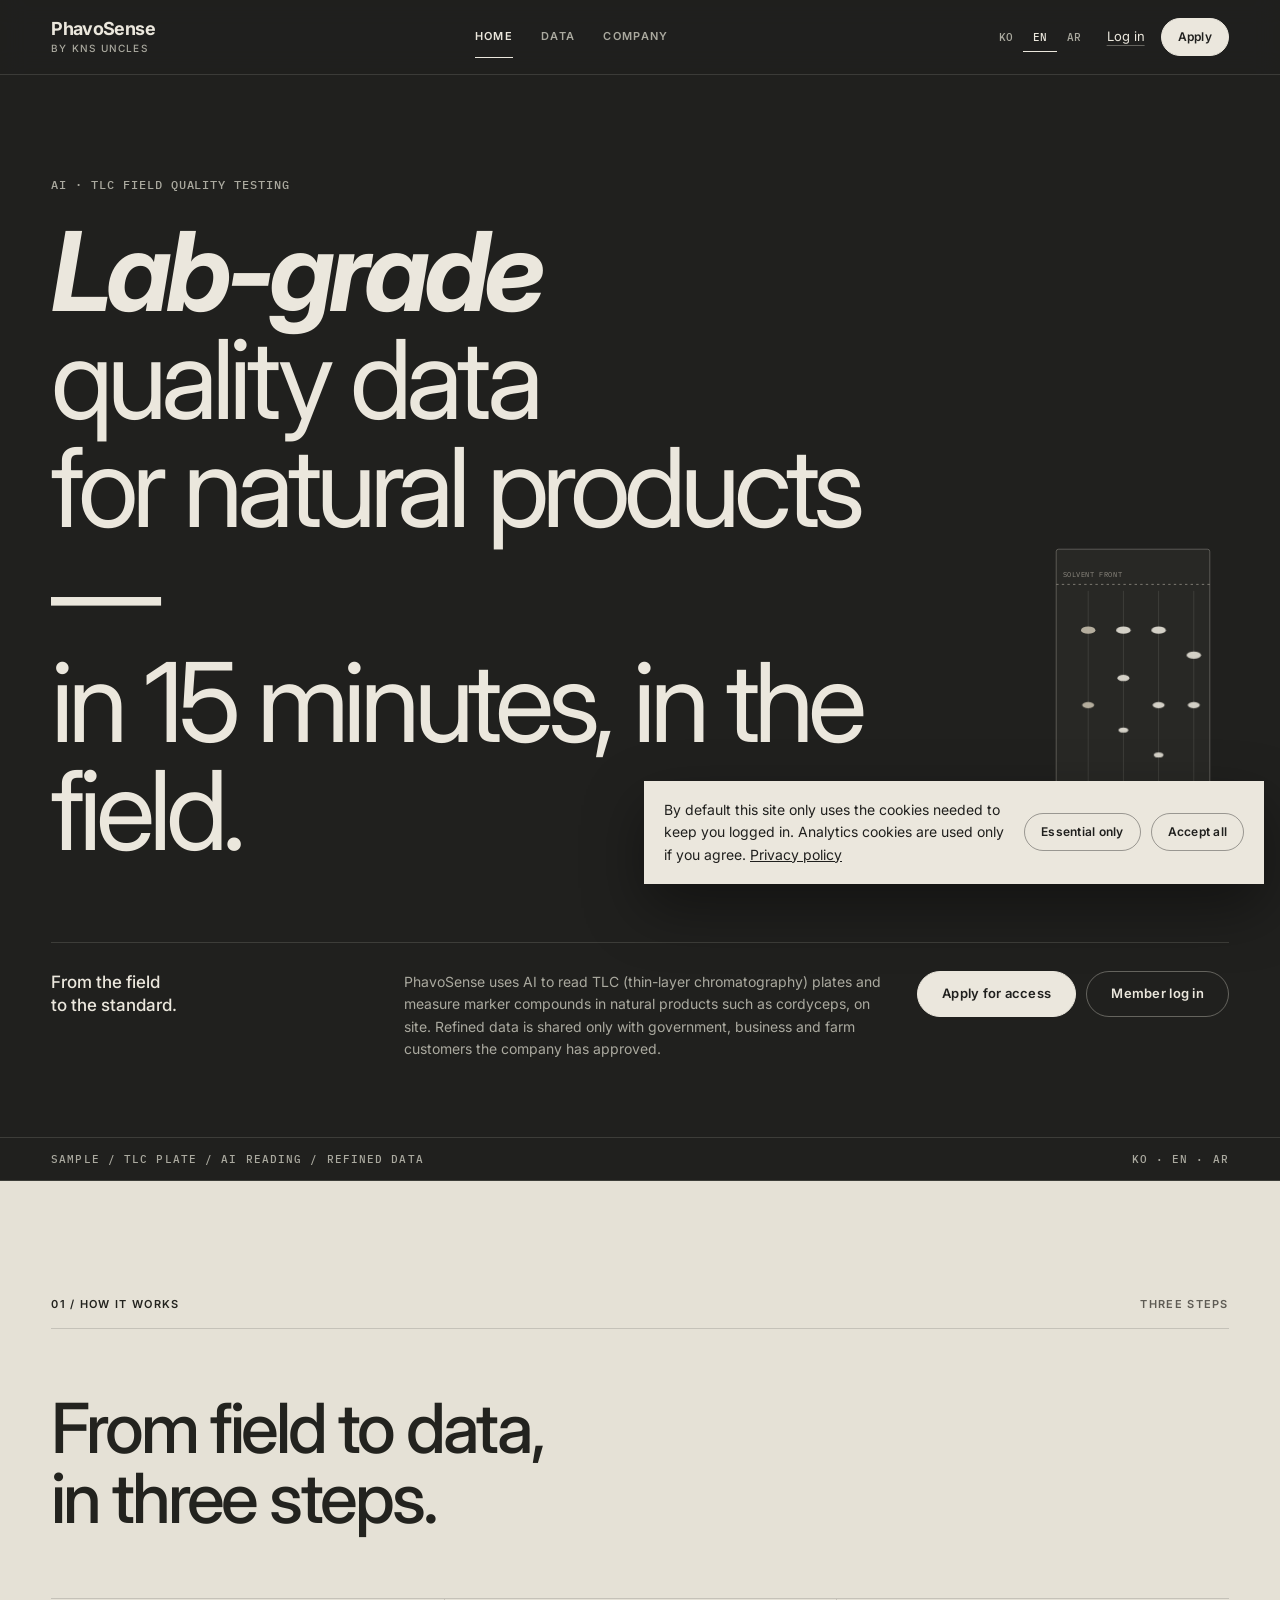
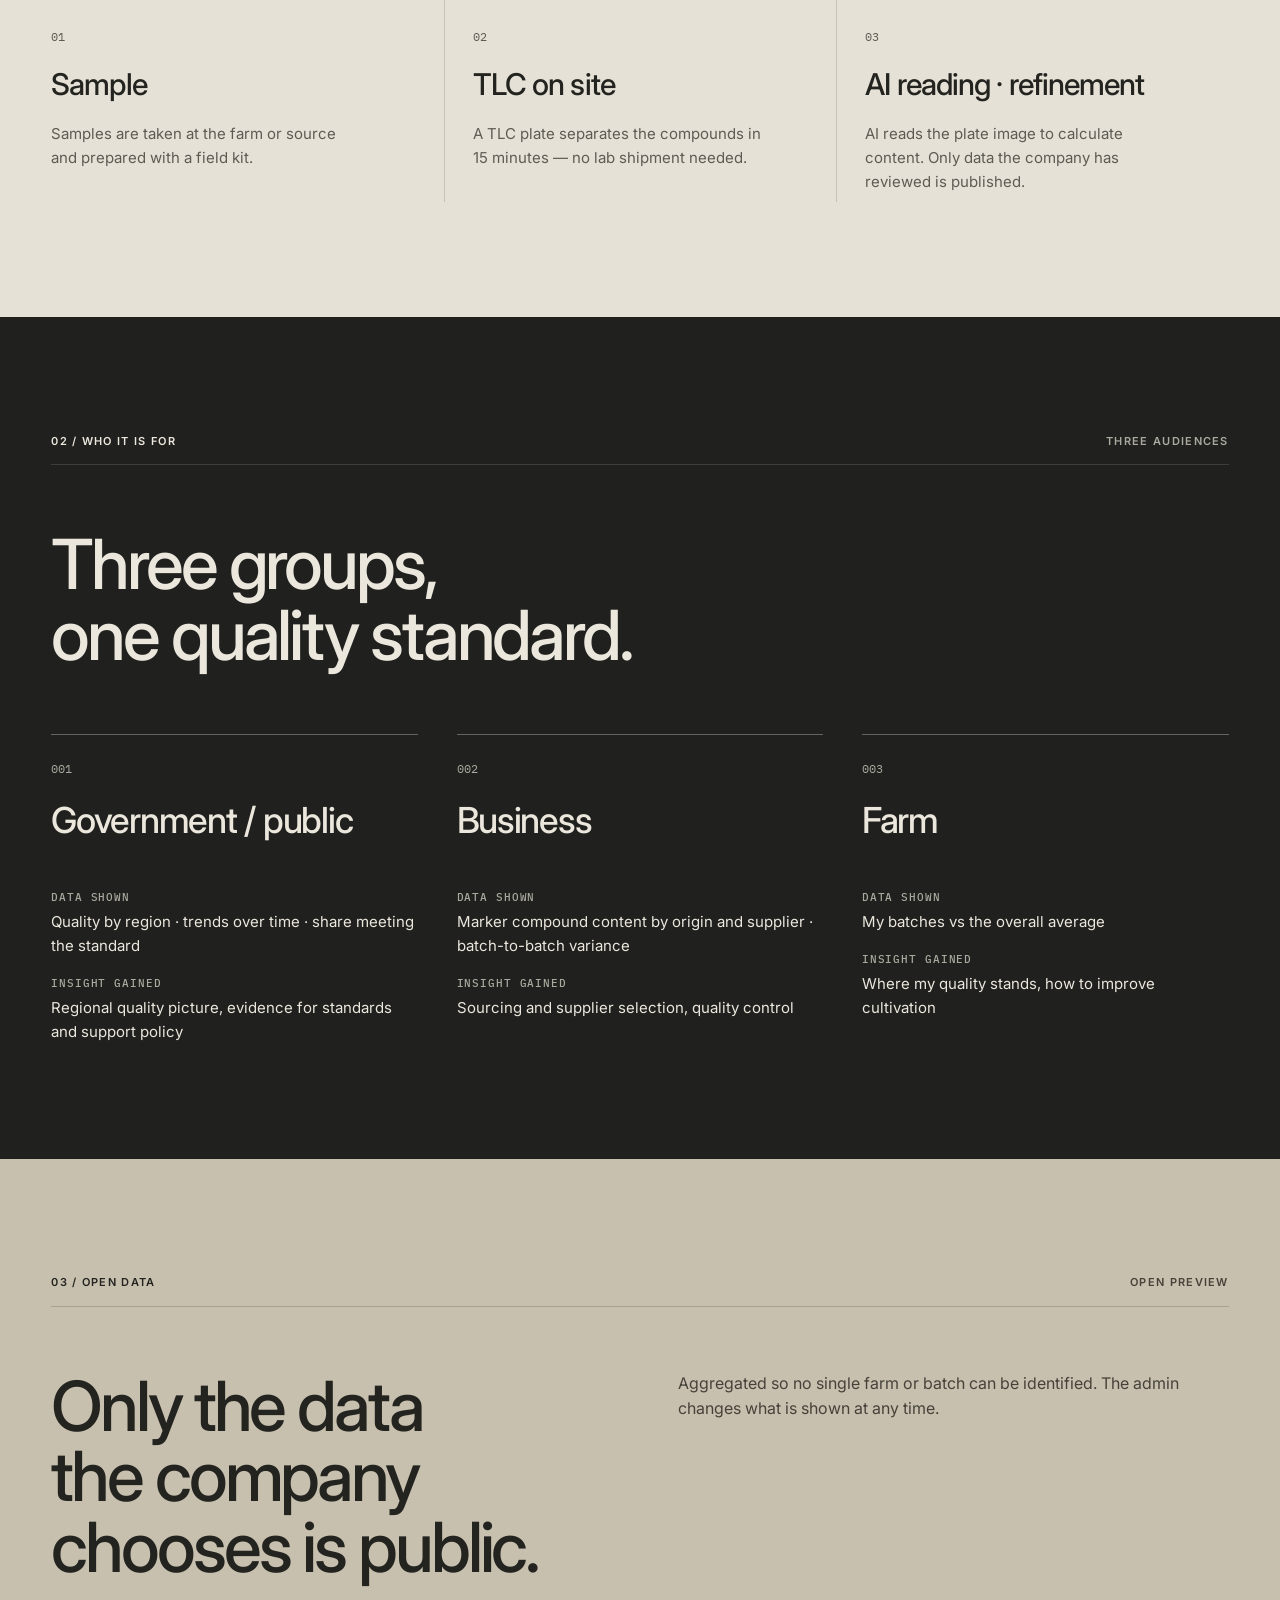
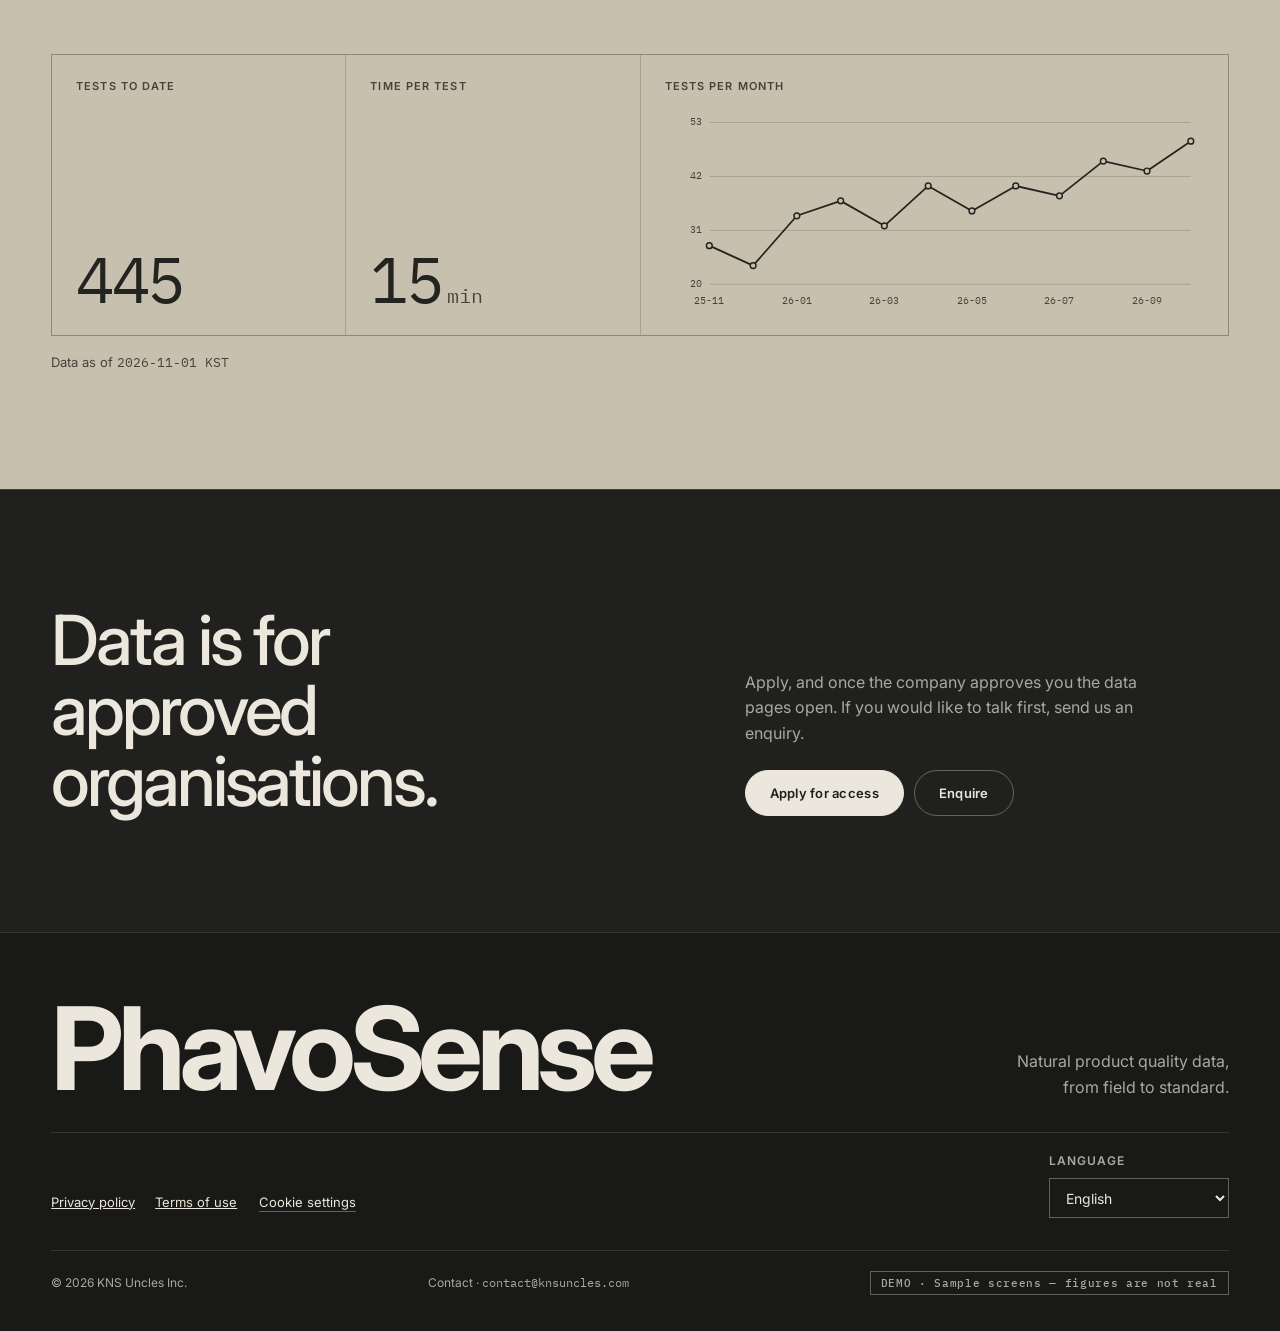
<file: index.html>
<!doctype html>
<html lang="ko">
<head>
<meta charset="utf-8">
<meta name="viewport" content="width=device-width, initial-scale=1">
<meta name="robots" content="noindex">
<title>PhavoSense</title>
<link rel="preconnect" href="https://fonts.googleapis.com">
<link rel="preconnect" href="https://fonts.gstatic.com" crossorigin>
<link rel="stylesheet" href="https://fonts.googleapis.com/css2?family=IBM+Plex+Mono:wght@400;500&family=Inter:ital,wght@0,400;0,500;0,600;0,700;1,700&family=Noto+Sans+Arabic:wght@400;500;700&display=swap">
<link rel="stylesheet" href="css/style.css">
</head>
<body>
<a class="skip" href="#app" id="skip" data-act="skip">본문 바로가기</a>
<header class="site-header" id="header"></header>
<main id="app" tabindex="-1"></main>
<footer class="site-footer" id="footer"></footer>
<div class="wm" id="wm" aria-hidden="true" hidden></div>
<div class="cookie" id="cookie" role="region" aria-label="cookie" hidden></div>
<dialog id="dlg"></dialog>
<div class="toast" id="toast" role="status" aria-live="polite"></div>
<script src="js/lang/ko.js"></script>
<script src="js/lang/en.js"></script>
<script src="js/lang/ar.js"></script>
<script src="js/data.js"></script>
<script src="js/app.js"></script>
</body>
</html>
</file>
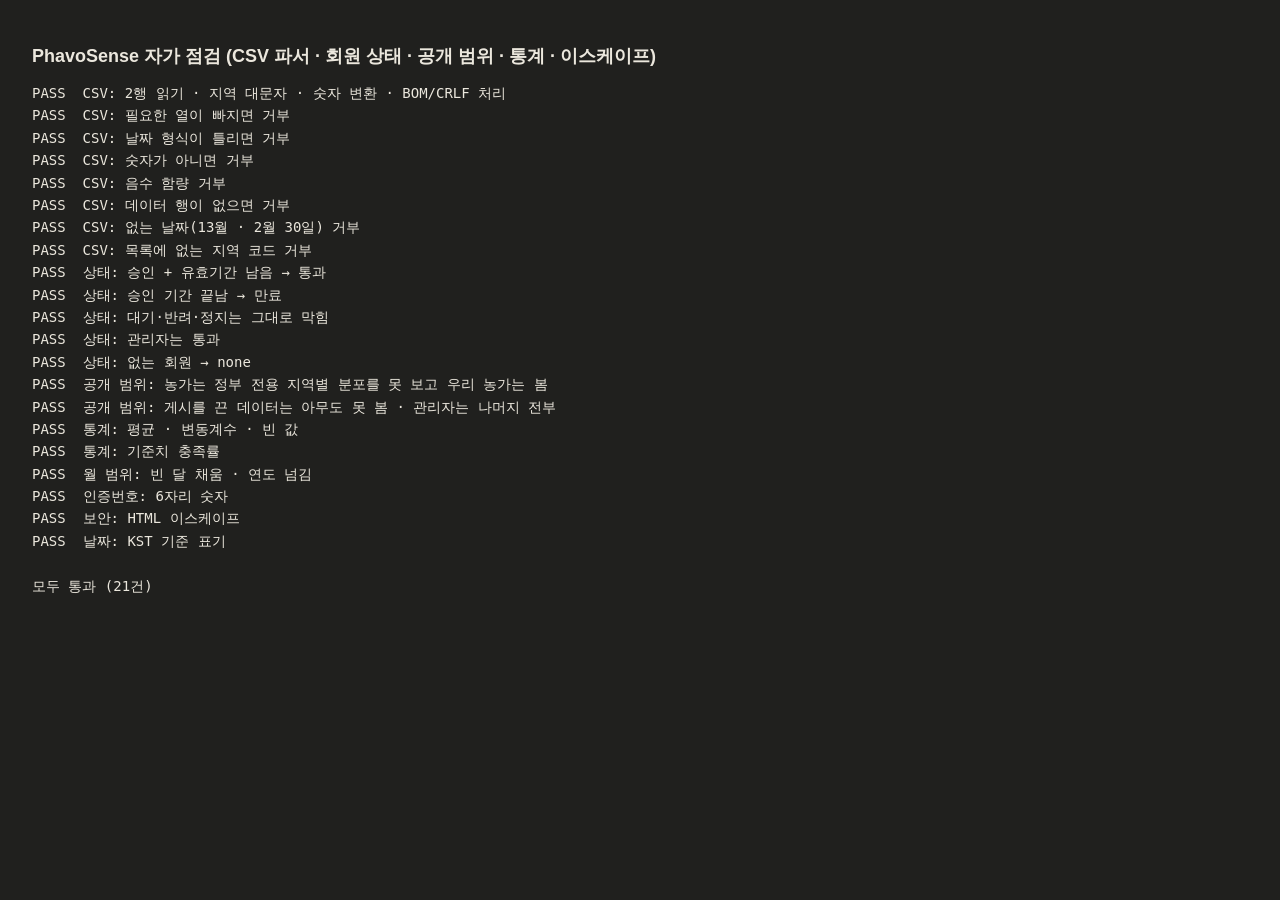
<file: test.html>
<!doctype html>
<html lang="ko">
<meta charset="utf-8">
<title>PhavoSense 자가 점검</title>
<body style="font:14px/1.6 monospace;padding:24px;background:#20201E;color:#EBE7DD">
<h1 style="font:600 18px sans-serif">PhavoSense 자가 점검 (CSV 파서 · 회원 상태 · 공개 범위 · 통계 · 이스케이프)</h1>
<pre id="out"></pre>
<div hidden><a id="skip"></a><header id="header"></header><main id="app"></main><footer id="footer"></footer><div id="wm"></div><div id="cookie"></div><dialog id="dlg"></dialog><div id="toast"></div></div>
<script>window.PHAVO_TEST = true; // app.js 가 화면을 그리지 않게 한다</script>
<script src="js/lang/ko.js"></script>
<script src="js/lang/en.js"></script>
<script src="js/lang/ar.js"></script>
<script src="js/data.js"></script>
<script src="js/app.js"></script>
<script>
const results = [];
const ok = (name, cond) => results.push((cond ? 'PASS  ' : 'FAIL  ') + name);
const throws = fn => { try { fn(); return false; } catch { return true; } };
const HEAD = 'date,region,supplier,farm,batch,cordycepin,adenosine\n';

const good = parseCSV('﻿' + HEAD + '2026-01-05,gb,S-A,F01,B1,2.35,0.88\r\n2026-01-06,CB,S-B,F02,B2,1.9,0.7');
ok('CSV: 2행 읽기 · 지역 대문자 · 숫자 변환 · BOM/CRLF 처리', good.length === 2 && good[0].region === 'GB' && good[1].cordycepin === 1.9);
ok('CSV: 필요한 열이 빠지면 거부', throws(() => parseCSV('date,region\n2026-01-01,GB')));
ok('CSV: 날짜 형식이 틀리면 거부', throws(() => parseCSV(HEAD + '2026/01/05,GB,S,F,B,1,1')));
ok('CSV: 숫자가 아니면 거부', throws(() => parseCSV(HEAD + '2026-01-05,GB,S,F,B,abc,1')));
ok('CSV: 음수 함량 거부', throws(() => parseCSV(HEAD + '2026-01-05,GB,S,F,B,-1,1')));
ok('CSV: 데이터 행이 없으면 거부', throws(() => parseCSV(HEAD)));
ok('CSV: 없는 날짜(13월 · 2월 30일) 거부', throws(() => parseCSV(HEAD + '2026-13-05,GB,S,F,B,1,1')) && throws(() => parseCSV(HEAD + '2026-02-30,GB,S,F,B,1,1')));
ok('CSV: 목록에 없는 지역 코드 거부', throws(() => parseCSV(HEAD + '2026-01-05,GBB,S,F,B,1,1')));

const now = Date.now();
ok('상태: 승인 + 유효기간 남음 → 통과', access({ status: 'approved', expiresAt: now + DAY }) === 'ok');
ok('상태: 승인 기간 끝남 → 만료', access({ status: 'approved', expiresAt: now - 1 }) === 'expired');
ok('상태: 대기·반려·정지는 그대로 막힘', ['pending', 'rejected', 'suspended'].every(s => access({ status: s }) === s));
ok('상태: 관리자는 통과', access({ role: 'admin', status: 'approved' }) === 'ok');
ok('상태: 없는 회원 → none', access(undefined) === 'none');

db = seed(); // 관리자가 바꾼 공개 설정과 상관없이 기본값으로 검사 (저장은 안 함)
const ids = u => visibleDatasets(u).map(d => d.id).join();
ok('공개 범위: 농가는 정부 전용 지역별 분포를 못 보고 우리 농가는 봄', !ids({ group: 'farm' }).includes('region') && ids({ group: 'farm' }).includes('myfarm'));
db.settings.datasets.trend.published = false;
ok('공개 범위: 게시를 끈 데이터는 아무도 못 봄 · 관리자는 나머지 전부', !ids({ group: 'gov' }).includes('trend') && ids({ role: 'admin' }) === DATASETS.filter(d => d.id !== 'trend').map(d => d.id).join());

ok('통계: 평균 · 변동계수 · 빈 값', mean([1, 2, 3]) === 2 && Math.abs(cv([1, 2, 3]) - 50) < 1e-9 && cv([5]) === null && mean([]) === null);
ok('통계: 기준치 충족률', passRate([{ cordycepin: 2 }, { cordycepin: 1.99 }]) === 50 && passRate([]) === null);
ok('월 범위: 빈 달 채움 · 연도 넘김', monthRange('2025-11', '2026-02').join() === '2025-11,2025-12,2026-01,2026-02');
ok('인증번호: 6자리 숫자', Array.from({ length: 50 }, code6).every(c => /^\d{6}$/.test(c)));
ok('보안: HTML 이스케이프', esc('<img onerror=x>"\'&') === '&lt;img onerror=x&gt;&quot;&#39;&amp;');
ok('날짜: KST 기준 표기', ymd(Date.parse('2026-10-31T16:00:00Z')) === '2026-11-01');

const fails = results.filter(r => r.startsWith('FAIL')).length;
document.getElementById('out').textContent = results.join('\n') + `\n\n${fails ? `실패 ${fails}건` : '모두 통과'} (${results.length}건)`;
document.title = fails ? 'FAIL' : 'PASS';
</script>
</body>
</html>
</file>
<file: css/style.css>
/* PhavoSense — knsuncles.com 의 톤(웜 차콜 · 크림 · 큰 에디토리얼 타이포 · 번호 라벨)을 따른다.
   토큰: 1) primitive 원색값 → 2) semantic 용도 → 3) component 컴포넌트 */
:root {
  /* 1) primitive */
  --ink-950: #191917; --ink-900: #20201E; --ink-850: #23231F; --ink-800: #2B2B27;
  --stone-600: #5E5B54; --stone-500: #8F8B82; --stone-400: #AAA99F;
  --cream-100: #EBE7DD; --paper-200: #E5E1D6; --paper-100: #EDEAE1; --tan-300: #C8C0AE; --tan-200: #D3CCBC;
  --moss-300: #A9BC86; --moss-700: #4F6B2A; --amber-300: #E0A872; --rust-700: #8E4220;

  /* 2) semantic (어두운 기본 테마) */
  --bg: var(--ink-900); --surface: var(--ink-850);
  --fg: var(--cream-100); --fg-muted: var(--stone-400);
  --line: rgb(235 231 221 / .14); --line-strong: rgb(235 231 221 / .34);
  --ok: var(--moss-300); --warn: var(--amber-300);
  --font: Inter, -apple-system, "Apple SD Gothic Neo", "Malgun Gothic", "Noto Sans KR", sans-serif;
  --mono: "IBM Plex Mono", ui-monospace, Consolas, monospace;
  --ease-out: cubic-bezier(.23, 1, .32, 1);
  --pad: clamp(20px, 4vw, 56px);
  color-scheme: dark;
}
:root:lang(ar) { --font: "Noto Sans Arabic", Inter, Tahoma, sans-serif; }
.theme-light { --bg: var(--paper-200); --surface: var(--paper-100); --fg: var(--ink-850); --fg-muted: var(--stone-600); --line: rgb(35 35 31 / .16); --line-strong: rgb(35 35 31 / .38); --ok: var(--moss-700); --warn: var(--rust-700); color-scheme: light; }
.theme-tan { --bg: var(--tan-300); --surface: var(--tan-200); --fg: var(--ink-850); --fg-muted: #46423A; --line: rgb(35 35 31 / .2); --line-strong: rgb(35 35 31 / .42); --ok: var(--moss-700); --warn: var(--rust-700); color-scheme: light; }

/* ---------- 바탕 ---------- */
*, *::before, *::after { box-sizing: border-box; }
html { -webkit-text-size-adjust: 100%; scroll-padding-top: calc(var(--hdr-h, 72px) + 16px); }
body { margin: 0; background: var(--bg); color: var(--fg); font: 400 16px/1.6 var(--font); -webkit-font-smoothing: antialiased; text-rendering: optimizeLegibility; }
:lang(ko) { word-break: keep-all; }
a { color: inherit; }
svg { display: block; max-width: 100%; }
h1, h2, h3 { margin: 0; font-weight: 500; }
p { margin: 0; }
:focus-visible { outline: 2px solid var(--fg); outline-offset: 3px; }
main:focus { outline: none; }
.num { font-family: var(--mono); font-variant-numeric: tabular-nums; unicode-bidi: plaintext; } /* 아랍어(RTL)에서도 2026-11-01 순서 유지 */
.muted { color: var(--fg-muted); }
.hint { display: block; font-size: 13px; color: var(--fg-muted); }
.skip { position: absolute; inset-inline-start: 12px; top: -80px; z-index: 100; padding: 10px 16px; background: var(--fg); color: var(--bg); text-decoration: none; }
.skip:focus { top: 12px; }

/* ---------- 3) component: 버튼·링크·입력 ---------- */
.btn {
  --btn-bg: var(--fg); --btn-fg: var(--bg); --btn-line: var(--fg);
  display: inline-flex; align-items: center; justify-content: center; gap: 8px; min-height: 46px; padding: 0 24px;
  border: 1px solid var(--btn-line); border-radius: 999px; background: var(--btn-bg); color: var(--btn-fg);
  font: 600 13px/1 var(--font); letter-spacing: .02em; text-decoration: none; cursor: pointer; white-space: nowrap;
  transition: transform .16s var(--ease-out), background-color .2s, color .2s, border-color .2s;
  touch-action: manipulation;
}
.btn-ghost { --btn-bg: transparent; --btn-fg: var(--fg); --btn-line: var(--line-strong); }
.btn-sm { min-height: 38px; padding: 0 16px; font-size: 12px; }
.btn:active:not([disabled]) { transform: scale(.97); }
.btn[disabled] { opacity: .4; cursor: not-allowed; }
@media (hover: hover) {
  .btn:hover:not([disabled]) { --btn-bg: transparent; --btn-fg: var(--fg); --btn-line: var(--fg); }
  .btn-ghost:hover:not([disabled]) { --btn-line: var(--fg); }
}
.link { display: inline-flex; align-items: center; min-height: 32px; padding: 4px 2px; background: none; border: 0; color: inherit; font: inherit; font-size: 13px; text-decoration: underline; text-underline-offset: 4px; text-decoration-color: var(--line-strong); cursor: pointer; }
.link:hover { text-decoration-color: currentColor; }
.danger { color: var(--warn); }
.cta-row { display: flex; flex-wrap: wrap; gap: 10px; }

input:not([type=checkbox]):not([type=radio]):not([type=file]), select, textarea {
  width: 100%; min-height: 46px; padding: 11px 14px; background: transparent; color: var(--fg);
  border: 1px solid var(--line-strong); border-radius: 0; font: inherit; font-size: 16px; transition: border-color .15s;
}
input:focus-visible, select:focus-visible, textarea:focus-visible { outline: none; border-color: var(--fg); box-shadow: 0 0 0 1px var(--fg); }
input:user-invalid, textarea:user-invalid, select:user-invalid { border-color: var(--warn); }
select option { background: var(--ink-900); color: var(--cream-100); }
textarea { resize: vertical; min-height: 112px; }
input[type=checkbox], input[type=radio] { accent-color: var(--fg); width: 18px; height: 18px; margin: 0; flex: none; }
input[type=file] { font: 13px var(--font); color: var(--fg-muted); }
.field { display: flex; flex-direction: column; gap: 8px; min-width: 0; border: 0; padding: 0; margin: 0; }
.field > label, .field > legend { font: 600 12px/1.4 var(--font); letter-spacing: .08em; text-transform: uppercase; color: var(--fg-muted); padding: 0; }
.req::after { content: " *"; color: var(--warn); }
.form { display: grid; gap: 22px; }
.row2 { display: grid; grid-template-columns: 1fr 1fr; gap: 22px; }
.radios, .checks { display: flex; flex-wrap: wrap; gap: 8px; }
.radios label { display: inline-flex; align-items: center; gap: 10px; min-height: 44px; padding: 0 18px; border: 1px solid var(--line-strong); border-radius: 999px; cursor: pointer; font-size: 14px; transition: background-color .2s, color .2s; }
.radios label:has(input:checked) { background: var(--fg); color: var(--bg); }
.radios label:has(input:checked) input { accent-color: var(--bg); }
.check { display: flex; gap: 12px; align-items: flex-start; font-size: 14px; line-height: 1.5; cursor: pointer; }
.check input { margin-top: 2px; }
.checks .check { min-height: 40px; align-items: center; padding: 0 14px; border: 1px solid var(--line-strong); }
.notice { padding: 14px 16px; border-inline-start: 2px solid var(--fg); background: var(--surface); font-size: 14px; }
.notice.err { border-color: var(--warn); }
.notice a { font-weight: 600; }
.empty { padding: 32px 0; color: var(--fg-muted); }

/* ---------- 헤더·푸터 ---------- */
.site-header {
  position: sticky; top: 0; z-index: 40; display: flex; align-items: center; gap: 24px;
  padding: 16px var(--pad); border-bottom: 1px solid var(--line);
  background: rgb(32 32 30 / .9); backdrop-filter: blur(12px); -webkit-backdrop-filter: blur(12px);
}
.brand { display: flex; flex-direction: column; text-decoration: none; line-height: 1; }
.brand-mark { font-weight: 700; font-size: 18px; letter-spacing: -.035em; }
.brand-by { margin-top: 5px; font-size: 10px; font-weight: 500; letter-spacing: .12em; text-transform: uppercase; color: var(--fg-muted); }
.nav { display: flex; gap: 28px; margin-inline: auto; }
.nav a { padding: 12px 0; font-size: 11px; font-weight: 600; letter-spacing: .12em; text-transform: uppercase; text-decoration: none; color: var(--fg-muted); transition: color .2s; }
.nav a:hover, .nav a[aria-current] { color: var(--fg); }
.nav a[aria-current] { box-shadow: inset 0 -1px 0 currentColor; }
:lang(ko) .nav a, :lang(ar) .nav a { font-size: 13px; letter-spacing: .02em; }
.hdr-right { display: flex; align-items: center; gap: 14px; }
.langs { display: flex; }
.langs a { min-width: 34px; padding: 8px 4px; text-align: center; font: 500 11px var(--mono); text-decoration: none; color: var(--fg-muted); }
.langs a[aria-current] { color: var(--fg); box-shadow: inset 0 -1px 0 currentColor; }
.who { max-width: 180px; overflow: hidden; text-overflow: ellipsis; white-space: nowrap; font-size: 12px; color: var(--fg-muted); }

.site-footer { display: grid; gap: 32px; padding: 64px var(--pad) 36px; background: var(--ink-950); border-top: 1px solid var(--line); }
.ft-top { display: flex; flex-wrap: wrap; justify-content: space-between; align-items: flex-end; gap: 24px; }
.ft-brand { font-size: clamp(44px, 9vw, 132px); font-weight: 700; letter-spacing: -.055em; line-height: .9; }
.ft-tag { max-width: 22em; color: var(--fg-muted); text-align: end; }
.ft-row { display: flex; flex-wrap: wrap; justify-content: space-between; align-items: flex-end; gap: 16px 32px; padding-top: 20px; border-top: 1px solid var(--line); }
.ft-links { display: flex; flex-wrap: wrap; gap: 4px 20px; }
.ft-links a { display: inline-flex; align-items: center; min-height: 32px; font-size: 13px; }
.ft-lang { width: 180px; }
.ft-lang select { min-height: 40px; padding: 8px 12px; font-size: 14px; }
.ft-small { font-size: 12px; color: var(--fg-muted); align-items: center; }
.demo-flag { font: 500 11px var(--mono); letter-spacing: .06em; padding: 4px 10px; border: 1px solid var(--line-strong); }

/* ---------- 섹션 공통 ---------- */
.section { padding: clamp(64px, 9vw, 128px) var(--pad); background: var(--bg); color: var(--fg); }
.sec-label {
  display: flex; justify-content: space-between; gap: 16px; padding-bottom: 14px; margin-bottom: clamp(32px, 5vw, 64px);
  border-bottom: 1px solid var(--line); font-size: 11px; font-weight: 600; letter-spacing: .12em; text-transform: uppercase;
}
.sec-label span:last-child { color: var(--fg-muted); }
.sec-label + .sec-label, .timeline + .sec-label { margin-top: clamp(48px, 7vw, 96px); }
.eyebrow { margin-bottom: 24px; font: 500 12px/1.4 var(--mono); letter-spacing: .08em; text-transform: uppercase; color: var(--fg-muted); }
.display { font-size: clamp(44px, 8.6vw, 128px); line-height: .98; letter-spacing: -.055em; font-weight: 400; text-wrap: balance; }
.display b { font-weight: 700; font-style: italic; }
.h2 { margin-bottom: clamp(32px, 5vw, 64px); font-size: clamp(34px, 5.4vw, 76px); line-height: 1.02; letter-spacing: -.045em; font-weight: 500; text-wrap: balance; }
.h3 { font-size: 24px; letter-spacing: -.02em; margin-bottom: 8px; }
:lang(ko) .display { font-size: clamp(38px, 6.8vw, 100px); line-height: 1.1; letter-spacing: -.04em; }
:lang(ko) .h2 { line-height: 1.16; letter-spacing: -.03em; }
:lang(ko) .display b, :lang(ar) .display b { font-style: normal; }
:lang(ar) .display, :lang(ar) .h2, :lang(ar) .ft-brand { letter-spacing: 0; line-height: 1.3; }
:lang(ar) .display { font-size: clamp(36px, 6.2vw, 92px); }
:lang(ar) .sec-label, :lang(ar) .field > label, :lang(ar) .field > legend { letter-spacing: 0; }
.two { display: grid; grid-template-columns: 1fr 1fr; gap: clamp(24px, 6vw, 96px); align-items: start; }
.two .h2 { margin-bottom: 0; }
.two + .preview { margin-top: clamp(40px, 6vw, 72px); }

/* ---------- 홈 ---------- */
.hero { padding: clamp(56px, 8vw, 112px) var(--pad) 0; }
.hero-sm { padding-bottom: clamp(48px, 6vw, 80px); }
.hero-grid { display: grid; grid-template-columns: 1fr auto; gap: clamp(24px, 5vw, 80px); align-items: end; }
.hero-foot { display: grid; grid-template-columns: 1fr 1.5fr auto; gap: 32px; align-items: start; margin-top: clamp(40px, 6vw, 80px); padding: 28px 0 clamp(48px, 6vw, 88px); border-top: 1px solid var(--line); }
.hero-lead { font-size: 17px; font-weight: 500; line-height: 1.35; }
.hero-side { max-width: 54ch; font-size: 14px; color: var(--fg-muted); }
.anim .reveal { animation: up .9s var(--ease-out) both; animation-delay: calc(var(--i, 0) * 90ms); }
@keyframes up { from { opacity: 0; transform: translateY(16px); } }

.tlc { margin: 0; width: clamp(150px, 15vw, 220px); direction: ltr; }
.tlc .plate { fill: rgb(235 231 221 / .035); stroke: var(--line-strong); }
.tlc .front, .tlc .origin { stroke: var(--stone-500); stroke-dasharray: 3 4; }
.tlc .lane { stroke: var(--line); }
.tlc text { font: 9px var(--mono); fill: var(--stone-500); letter-spacing: .08em; }
.tlc .spot { fill: var(--cream-100); opacity: .88; transform-box: fill-box; }
.anim .tlc .spot { animation: rise 1.8s var(--ease-out) both; }
.tlc .spot.std { fill: var(--tan-300); }
@keyframes rise { from { transform: translateY(var(--dist)); opacity: 0; } 20% { opacity: .88; } }
.tlc figcaption { margin-top: 10px; font: 500 10px var(--mono); letter-spacing: .1em; color: var(--fg-muted); text-align: center; }

.strip { display: flex; justify-content: space-between; gap: 16px; padding: 14px var(--pad); border-block: 1px solid var(--line); overflow: hidden; white-space: nowrap; font: 500 11px var(--mono); letter-spacing: .1em; color: var(--fg-muted); }

.steps { display: grid; grid-template-columns: repeat(3, 1fr); margin: 0; padding: 0; list-style: none; border-top: 1px solid var(--line); }
.step { display: grid; gap: 14px; align-content: start; padding: 28px 28px 8px 0; }
.step + .step { padding-inline-start: 28px; border-inline-start: 1px solid var(--line); }
[dir=rtl] .step { padding: 28px 0 8px 28px; }
[dir=rtl] .step + .step { padding-inline-start: 28px; }
.step-n { font-size: 12px; color: var(--fg-muted); }
.step h3 { font-size: clamp(22px, 2.4vw, 30px); letter-spacing: -.03em; }
.step p { color: var(--fg-muted); font-size: 15px; max-width: 34ch; }

.cards { display: grid; grid-template-columns: repeat(3, 1fr); gap: clamp(20px, 3vw, 40px); }
.card { display: grid; gap: 14px; align-content: start; padding-top: 24px; border-top: 1px solid var(--line-strong); }
.card-n { font-size: 12px; color: var(--fg-muted); }
.card h3 { font-size: clamp(26px, 2.8vw, 36px); letter-spacing: -.035em; }
.card dl { margin: 8px 0 0; }
.card dt { margin-top: 18px; font: 500 11px var(--mono); letter-spacing: .08em; text-transform: uppercase; color: var(--fg-muted); }
.card dd { margin: 6px 0 0; font-size: 15px; }

.preview { display: grid; grid-template-columns: repeat(auto-fit, minmax(220px, 1fr)); gap: 1px; background: var(--line); border: 1px solid var(--line); }
.kpi { display: flex; flex-direction: column; gap: 14px; justify-content: space-between; min-height: 168px; margin: 0; padding: 24px; background: var(--bg); }
.kpi-wide { grid-column: span 2; }
.kpi-k { font: 600 11px/1.4 var(--font); letter-spacing: .1em; text-transform: uppercase; color: var(--fg-muted); }
.kpi-v { font-size: clamp(40px, 5vw, 64px); line-height: 1; letter-spacing: -.04em; }
.kpi-v small { margin-inline-start: 6px; font-size: .32em; letter-spacing: 0; color: var(--fg-muted); }
.base { margin-top: 16px; font-size: 13px; color: var(--fg-muted); }
.cta-band { display: grid; grid-template-columns: 1.3fr 1fr; gap: clamp(24px, 5vw, 80px); align-items: end; border-top: 1px solid var(--line); }
.cta-band .h2 { margin: 0; }
.cta-band .muted { margin-bottom: 24px; max-width: 44ch; }

/* ---------- 회사 ---------- */
.split { display: grid; grid-template-columns: 1fr 3fr; gap: 32px; border-top: 1px solid var(--line); }
.lede { max-width: 34em; font-size: clamp(20px, 2.4vw, 32px); line-height: 1.45; letter-spacing: -.02em; }
.timeline { margin: 0; padding: 0; list-style: none; }
.timeline li { display: grid; grid-template-columns: 140px 1fr; gap: 24px; padding: 20px 0; border-bottom: 1px solid var(--line); align-items: baseline; }
.timeline span { font-size: 26px; letter-spacing: -.03em; }
.team { display: grid; grid-template-columns: repeat(auto-fit, minmax(200px, 1fr)); gap: 24px; margin: 0 0 24px; padding: 0; list-style: none; }
.team li { display: grid; gap: 6px; padding-top: 20px; border-top: 1px solid var(--line-strong); }
.team span:last-child { font-size: 14px; color: var(--fg-muted); }
.avatar { display: grid; place-items: center; width: 64px; height: 64px; margin-bottom: 10px; background: var(--ink-850); color: var(--cream-100); font-size: 18px; }

/* ---------- 가입·로그인 ---------- */
.auth { display: grid; grid-template-columns: 1fr minmax(0, 540px); gap: clamp(32px, 7vw, 112px); padding: clamp(56px, 8vw, 112px) var(--pad); min-height: calc(100dvh - var(--hdr-h, 72px)); }
.auth-side .h2 { margin-bottom: 20px; }
.auth-side > .muted { max-width: 40ch; }
.steps-line { margin-top: 20px; font-size: 12px; color: var(--fg-muted); }
.row-links { display: flex; flex-wrap: wrap; align-items: center; gap: 8px 18px; }
.demo-accts { display: grid; gap: 8px; margin-top: 40px; max-width: 420px; }
.demo-accts .eyebrow { margin-bottom: 4px; }
.acct { display: flex; justify-content: space-between; gap: 16px; align-items: center; min-height: 44px; padding: 0 14px; border: 1px solid var(--line); background: none; color: var(--fg); font: 13px var(--font); cursor: pointer; text-align: start; transition: border-color .2s; }
.acct:hover { border-color: var(--fg); }
.acct span:last-child { color: var(--fg-muted); font-size: 12px; }
.demo-box { display: flex; flex-wrap: wrap; gap: 6px 12px; margin-top: 24px; padding: 14px 16px; border: 1px dashed var(--line-strong); font-size: 13px; }
.done { display: grid; gap: 16px; justify-items: start; padding: 32px; border: 1px solid var(--line-strong); }

/* ---------- 데이터 ---------- */
.data-bar {
  position: sticky; top: var(--hdr-h, 72px); z-index: 30; display: flex; flex-wrap: wrap; justify-content: space-between; align-items: center; gap: 10px 24px;
  padding: 10px var(--pad); background: var(--ink-950); border-bottom: 1px solid var(--line); font-size: 13px;
}
.data-bar p span { color: var(--fg-muted); }
.data-bar .sep { margin-inline: 10px; }
.data.section { padding-top: clamp(40px, 6vw, 72px); }
.protected { -webkit-user-select: none; user-select: none; }
.protected input, .protected select { -webkit-user-select: auto; user-select: auto; }
.filters { display: flex; flex-wrap: wrap; gap: 16px; margin-bottom: 28px; }
.filters .field { width: 200px; }
.kpis { display: grid; grid-template-columns: repeat(4, 1fr); gap: 1px; background: var(--line); border: 1px solid var(--line); }
.kpis .kpi { min-height: 132px; }
.kpis .kpi-v { font-size: clamp(30px, 3.6vw, 48px); }
.kpis + .hint { margin-top: 12px; }
.ds-grid { display: grid; grid-template-columns: repeat(auto-fit, minmax(min(100%, 420px), 1fr)); gap: 1px; margin-top: 32px; background: var(--line); border: 1px solid var(--line); }
.ds { display: flex; flex-direction: column; gap: 20px; padding: 24px; background: var(--bg); }
.ds-t { font-size: 20px; letter-spacing: -.02em; }
.ds-d { margin-top: 4px; font-size: 13px; color: var(--fg-muted); }
.ds-f { margin-top: auto; font-size: 11px; color: var(--fg-muted); }
.ds-table { margin-top: 32px; }
.tbl-head { display: flex; flex-wrap: wrap; justify-content: space-between; align-items: baseline; gap: 8px 24px; margin-bottom: 14px; }
.legend { display: flex; flex-wrap: wrap; gap: 6px 20px; font-size: 12px; color: var(--fg-muted); }
.sw { display: inline-block; width: 22px; margin-inline-end: 8px; vertical-align: middle; border-top: 2px solid var(--fg); }
.sw.dash { border-top: 2px dashed var(--stone-400); }
.nodl { margin: 28px 0 8px; max-width: 70ch; font-size: 13px; color: var(--fg-muted); }
.pager { display: flex; align-items: center; justify-content: flex-end; gap: 14px; margin-top: 14px; font-size: 13px; }
.tag { font-size: 12px; white-space: nowrap; }
.tag.ok { color: var(--ok); }
.tag.no { color: var(--warn); }

.chart { width: 100%; height: auto; direction: ltr; overflow: visible; }
.chart .grid line { stroke: var(--line); }
.chart text { font: 10px var(--mono); fill: var(--fg-muted); }
.chart polyline { fill: none; stroke-linejoin: round; stroke-linecap: round; }
.chart .s0 { stroke: var(--fg); stroke-width: 1.8; stroke-dasharray: 1; }
.anim .chart .s0 { animation: draw 1.4s var(--ease-out) both; }
.chart .s1 { stroke: var(--stone-400); stroke-width: 1.6; stroke-dasharray: 5 4; }
@keyframes draw { from { stroke-dashoffset: 1; } to { stroke-dashoffset: 0; } }
.chart .hit { fill: transparent; }
.chart .dot { fill: var(--bg); stroke: var(--fg); stroke-width: 1.5; transition: r .15s; }
.chart .d1 { stroke: var(--stone-400); }
.chart .pt:hover .dot { r: 5; }

.bars { display: grid; gap: 10px; }
.bar { display: grid; grid-template-columns: minmax(64px, 7.5em) 1fr 4.6em; align-items: center; gap: 12px; font-size: 13px; }
.bar-t { height: 8px; background: var(--line); overflow: hidden; }
.bar-t i { display: block; height: 100%; background: var(--fg); transform-origin: left; }
.anim .bar-t i { animation: grow 1s var(--ease-out) both; }
[dir=rtl] .bar-t i { transform-origin: right; }
@keyframes grow { from { transform: scaleX(0); } }
.bar-v { text-align: end; }

/* ---------- 표 ---------- */
.tbl-wrap { overflow-x: auto; border: 1px solid var(--line); }
table { width: 100%; border-collapse: collapse; font-size: 14px; }
th, td { padding: 12px 14px; text-align: start; vertical-align: middle; border-bottom: 1px solid var(--line); white-space: nowrap; }
thead th { font: 600 11px/1.4 var(--font); letter-spacing: .08em; text-transform: uppercase; color: var(--fg-muted); background: var(--surface); }
tbody th { font-weight: 500; }
tbody tr:last-child > * { border-bottom: 0; }
tbody tr:hover { background: rgb(235 231 221 / .03); }
td.wrap { white-space: normal; min-width: 220px; max-width: 360px; }
td select, td input:not([type=checkbox]), .act-cell input, .act-cell select { min-height: 38px; padding: 6px 10px; font-size: 14px; width: auto; }
.act-cell { display: flex; align-items: center; gap: 8px; }
.act-cell input { width: 150px; }
.cb { width: 20px; height: 20px; }

/* ---------- 관리자 ---------- */
.admin-head { display: flex; flex-wrap: wrap; justify-content: space-between; align-items: flex-end; gap: 16px; }
.admin-head .h2 { margin-bottom: 0; }
.tabs { display: flex; flex-wrap: wrap; gap: 8px; margin: 32px 0 28px; }
.tabs button { display: inline-flex; align-items: center; gap: 6px; min-height: 40px; padding: 0 16px; border: 1px solid var(--line-strong); border-radius: 999px; background: none; color: var(--fg); font: 500 13px var(--font); cursor: pointer; transition: background-color .2s, color .2s, transform .16s var(--ease-out); }
.tabs button:active, .acct:active { transform: scale(.97); }
.tabs button[aria-pressed=true] { background: var(--fg); color: var(--bg); }
.badge { display: inline-grid; place-items: center; min-width: 20px; height: 20px; padding: 0 6px; border-radius: 999px; background: var(--amber-300); color: var(--ink-950); font-size: 11px; }
.panel > * + * { margin-top: 18px; }
.admin-row { display: flex; flex-wrap: wrap; gap: 18px; align-items: flex-end; }
.admin-row .field { width: 200px; }
.admin-row .grow { flex: 1; min-width: 240px; }
.switches { display: grid; gap: 10px; max-width: 420px; }
.switch { min-height: 48px; align-items: center; padding: 0 16px; border: 1px solid var(--line-strong); }
.text-list { border-top: 1px solid var(--line); }
.text-row { display: grid; grid-template-columns: minmax(160px, 220px) 1fr 1fr; gap: 14px; align-items: center; padding: 10px 0; border-bottom: 1px solid var(--line); }
.text-row code { font: 12px var(--mono); color: var(--fg-muted); overflow-wrap: anywhere; }
.text-row .def { font-size: 13px; color: var(--fg-muted); overflow: hidden; display: -webkit-box; -webkit-line-clamp: 2; -webkit-box-orient: vertical; }
.text-row input { min-height: 38px; padding: 6px 10px; font-size: 14px; }
.sticky-save { position: sticky; bottom: 0; display: flex; justify-content: flex-end; padding: 14px 0; background: var(--bg); }
.mail { padding: 18px 0; border-bottom: 1px solid var(--line); }
.mail-h { font-size: 12px; color: var(--fg-muted); }
.mail h3 { margin-top: 6px; font-size: 16px; }
.mail pre { margin: 8px 0 0; white-space: pre-wrap; overflow-wrap: anywhere; font: 13px/1.6 var(--mono); color: var(--fg-muted); }

/* ---------- 약관 ---------- */
.legal { max-width: 760px; }
.legal .notice { margin-bottom: 24px; }
.legal h2 { margin: 36px 0 8px; font-size: 20px; letter-spacing: -.02em; }
.legal p { color: var(--fg-muted); }

/* ---------- 겹침 요소 ---------- */
.wm { position: fixed; inset: 0; z-index: 35; pointer-events: none; background-repeat: repeat; }
.cookie {
  --fg: var(--ink-900); --bg: var(--cream-100); --line-strong: rgb(32 32 30 / .4);
  position: fixed; bottom: 16px; inset-inline: 16px; z-index: 50; max-width: 620px; margin-inline-start: auto;
  display: flex; flex-wrap: wrap; align-items: center; justify-content: space-between; gap: 14px 20px; padding: 18px 20px;
  background: var(--bg); color: var(--fg); font-size: 14px; box-shadow: 0 24px 60px rgb(0 0 0 / .4);
  animation: up .5s var(--ease-out) both;
}
.cookie[hidden] { display: none; }
.cookie p { flex: 1 1 280px; }
dialog {
  width: min(580px, calc(100vw - 32px)); max-height: calc(100dvh - 48px); padding: 36px 32px 32px;
  border: 1px solid var(--line-strong); background: var(--ink-900); color: var(--fg);
}
dialog[open] { animation: pop .24s var(--ease-out); }
dialog::backdrop { background: rgb(12 12 11 / .65); }
@keyframes pop { from { opacity: 0; transform: translateY(10px) scale(.98); } }
.dlg-x { position: absolute; top: 8px; inset-inline-end: 8px; }
.icon-btn { width: 44px; height: 44px; border: 0; background: none; color: inherit; font-size: 26px; line-height: 1; cursor: pointer; }
.dlg-t { margin-bottom: 8px; font-size: 26px; letter-spacing: -.03em; }
dialog .muted { margin-bottom: 24px; font-size: 14px; }
.toast {
  position: fixed; left: 50%; bottom: 24px; z-index: 60; max-width: min(520px, calc(100vw - 32px)); padding: 13px 18px;
  background: var(--cream-100); color: var(--ink-900); font-size: 14px; box-shadow: 0 16px 40px rgb(0 0 0 / .35);
  opacity: 0; transform: translate(-50%, 12px); pointer-events: none; transition: opacity .2s, transform .25s var(--ease-out);
}
.toast.show { opacity: 1; transform: translate(-50%, 0); }

/* ---------- 반응형 ---------- */
@media (max-width: 1080px) {
  .kpis { grid-template-columns: repeat(2, 1fr); }
  .hero-foot { grid-template-columns: 1fr 1.6fr; }
  .hero-foot .cta-row { grid-column: 1 / -1; }
}
@media (max-width: 860px) {
  .site-header { flex-wrap: wrap; row-gap: 4px; }
  .nav { order: 3; width: 100%; margin: 0; gap: 22px; overflow-x: auto; }
  .hdr-right { margin-inline-start: auto; }
  .who { display: none; }
  .hero-grid, .hero-foot, .two, .cta-band, .split, .auth { grid-template-columns: 1fr; }
  .tlc { width: 140px; justify-self: end; margin-top: -8px; }
  .steps, .cards { grid-template-columns: 1fr; }
  .step, [dir=rtl] .step { padding: 24px 0; }
  .step + .step, [dir=rtl] .step + .step { padding-inline-start: 0; border-inline-start: 0; border-top: 1px solid var(--line); }
  .text-row { grid-template-columns: 1fr; gap: 6px; }
  .ft-tag { text-align: start; }
}
@media (max-width: 640px) {
  .row2 { grid-template-columns: 1fr; }
  .kpi-wide { grid-column: auto; }
  .filters .field { width: calc(50% - 8px); }
  .tlc { display: none; }
  .hdr-right .btn { display: none; }
  .data-bar .sep { display: none; }
  .data-bar p { display: grid; grid-template-columns: auto 1fr; gap: 2px 10px; }
  .strip span:last-child { display: none; }
  .timeline li { grid-template-columns: 1fr; gap: 4px; }
  .bar { grid-template-columns: 5.5em 1fr 4.2em; gap: 8px; }
}

/* 인쇄 차단 — 데이터 페이지는 인쇄해도 빈 안내만 나온다 */
@media print {
  .pg-data #header, .pg-data #app, .pg-data #footer, .pg-data .wm { display: none !important; }
  .pg-data::after { content: "PhavoSense — printing is disabled · 인쇄할 수 없습니다"; display: block; padding: 40px; font: 16px sans-serif; color: #000; }
}
@media (prefers-reduced-motion: reduce) {
  *, *::before, *::after { animation-duration: .01ms !important; animation-delay: 0ms !important; transition-duration: .01ms !important; }
}
</file>
